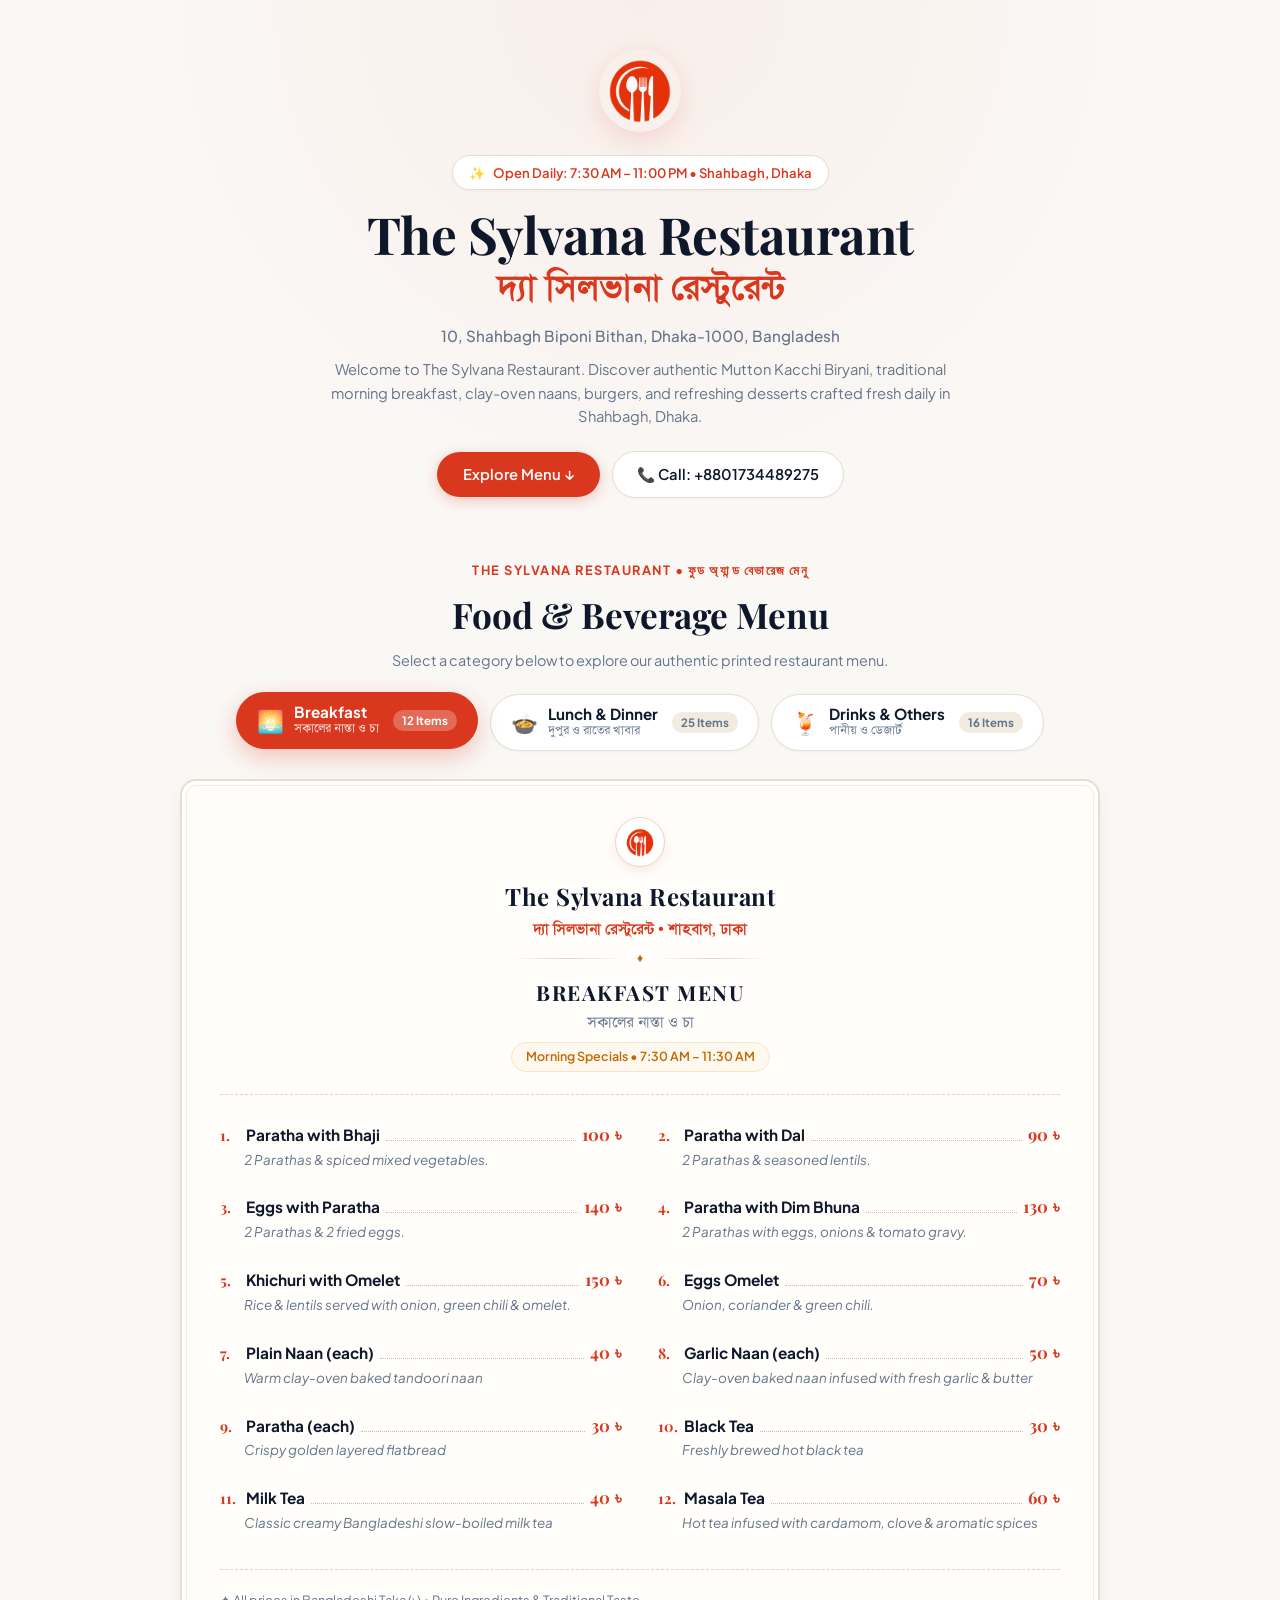
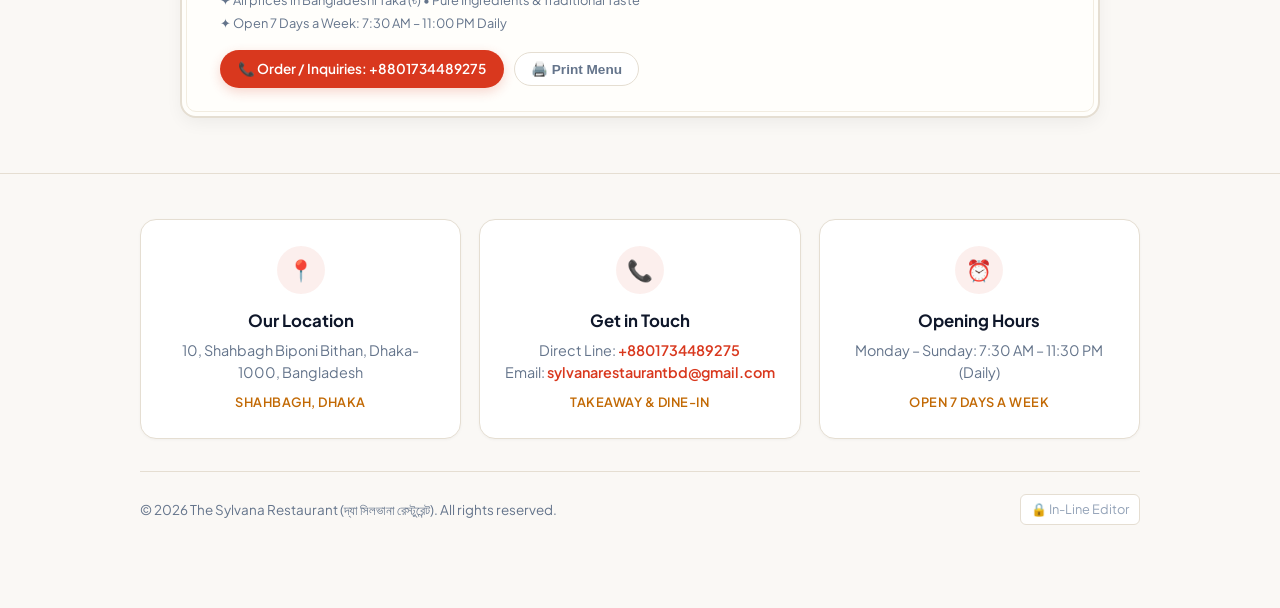
<file: index.html>
<!DOCTYPE html>
<html lang="en">
<head>
  <meta charset="UTF-8">
  <meta name="viewport" content="width=device-width, initial-scale=1.0">
  <title>The Sylvana Restaurant | Authentic Food Menu in Shahbagh, Dhaka</title>
  <meta name="description" content="Minimal, authentic printed food & beverage menu for The Sylvana Restaurant in Shahbagh, Dhaka. Open daily 7:30 AM to 11:00 PM.">
  <link rel="icon" type="image/svg+xml" href="favicon.svg">

  <!-- Minimal & Modern Stylesheet -->
  <link rel="stylesheet" href="css/modern.css?v=8">
</head>
<body>

  <!-- ========================================================
       SECTION 1: HERO & RESTAURANT EMBLEM
       ======================================================== -->
  <header class="hero-section">
    <div class="site-container">
      <div class="hero-logo-wrapper">
        <img src="assets/sylvana-logo.png" alt="The Sylvana Restaurant Emblem" class="hero-logo-img">
      </div>

      <div class="hero-badge">
        <span>✨</span>
        <span id="heroBadgeText">Open Daily: 7:30 AM – 11:00 PM • Shahbagh, Dhaka</span>
      </div>

      <h1 class="hero-title-en" id="heroBrandEn">The Sylvana Restaurant</h1>
      <h2 class="hero-title-bn" id="heroBrandBn">দ্যা সিলভানা রেস্টুরেন্ট</h2>
      <p class="hero-location-text" id="heroLocationText">10, Shahbagh Biponi Bithan, Dhaka-1000, Bangladesh</p>

      <p class="hero-desc" id="heroDesc">
        Welcome to The Sylvana Restaurant. Discover authentic Mutton Kacchi Biryani, traditional morning breakfast, clay-oven naans, burgers, and refreshing desserts crafted fresh daily in Shahbagh, Dhaka.
      </p>

      <div class="hero-actions">
        <a href="#menu" class="btn-primary">
          <span>Explore Menu ↓</span>
        </a>
        <a href="tel:+8801734489275" class="btn-secondary" id="heroCallBtn">
          <span>📞 Call: +8801734489275</span>
        </a>
      </div>
    </div>
  </header>

  <!-- ========================================================
       SECTION 2: MINIMAL PRINTABLE RESTAURANT MENU
       3 Highlighted Categories: Breakfast | Lunch & Dinner | Drinks & Others
       ======================================================== -->
  <main class="menu-section" id="menu">
    <div class="site-container">
      <div class="menu-header-bar">
        <p class="section-label">THE SYLVANA RESTAURANT • ফুড অ্যান্ড বেভারেজ মেনু</p>
        <h2 class="section-main-title" id="menuSectionTitle">Food & Beverage Menu</h2>
        <p class="section-subtitle" id="menuSectionSub">Select a category below to explore our authentic printed restaurant menu.</p>
      </div>

      <!-- 3 Highlighted Category Tabs -->
      <nav class="category-tabs-nav" aria-label="Menu Category Selection">
        <button type="button" class="category-tab-btn active" data-category="breakfast" id="tabBreakfast">
          <span class="tab-icon">🌅</span>
          <span class="tab-text">
            <span class="tab-title">Breakfast</span>
            <span class="tab-bn">সকালের নাস্তা ও চা</span>
          </span>
          <span class="tab-count">12 Items</span>
        </button>

        <button type="button" class="category-tab-btn" data-category="dinner" id="tabDinner">
          <span class="tab-icon">🍲</span>
          <span class="tab-text">
            <span class="tab-title">Lunch & Dinner</span>
            <span class="tab-bn">দুপুর ও রাতের খাবার</span>
          </span>
          <span class="tab-count">25 Items</span>
        </button>

        <button type="button" class="category-tab-btn" data-category="other" id="tabOther">
          <span class="tab-icon">🍹</span>
          <span class="tab-text">
            <span class="tab-title">Drinks & Others</span>
            <span class="tab-bn">পানীয় ও ডেজার্ট</span>
          </span>
          <span class="tab-count">16 Items</span>
        </button>
      </nav>

      <!-- Printable Restaurant Menu Leaf Board -->
      <div class="print-leaf-wrapper">
        <article class="print-leaf-card" id="printableMenuLeaf">
          <!-- Card Header styled like an authentic fine-dining printed menu -->
          <header class="print-leaf-header">
            <div class="print-leaf-emblem">
              <img src="assets/sylvana-logo.png" alt="Emblem" class="print-leaf-emblem-img">
            </div>
            <h3 class="print-leaf-restaurant-name">The Sylvana Restaurant</h3>
            <div class="print-leaf-restaurant-bn">দ্যা সিলভানা রেস্টুরেন্ট • শাহবাগ, ঢাকা</div>
            <div class="print-leaf-divider">
              <span class="divider-line"></span>
              <span class="divider-icon">♦</span>
              <span class="divider-line"></span>
            </div>
            <h4 class="print-leaf-cat-title" id="leafCatTitle">BREAKFAST MENU</h4>
            <div class="print-leaf-cat-bn" id="leafCatBn">সকালের নাস্তা ও স্পেশাল চা</div>
            <p class="print-leaf-timing" id="leafCatTiming">Morning Specials • 7:30 AM – 11:30 AM</p>
          </header>

          <!-- 2-Column Balanced Printable Dishes Grid -->
          <div class="print-leaf-items-grid" id="leafItemsGrid">
        <div class="menu-leaf-item" data-item-id="b1">
          <div class="item-header-row">
            <span class="item-num">1.</span>
            <span class="item-name" data-field="name">Paratha with Bhaji</span>
            <span class="item-dots" aria-hidden="true"></span>
            <span class="item-price" data-field="price">100 ৳</span>
            <button type="button" class="item-delete-btn" title="Delete this dish" onclick="window.SylvanaAdmin.deleteItem('b1')">✕</button>
          </div>
          <p class="item-desc" data-field="desc">2 Parathas & spiced mixed vegetables.</p>
        </div>
        <div class="menu-leaf-item" data-item-id="b2">
          <div class="item-header-row">
            <span class="item-num">2.</span>
            <span class="item-name" data-field="name">Paratha with Dal</span>
            <span class="item-dots" aria-hidden="true"></span>
            <span class="item-price" data-field="price">90 ৳</span>
            <button type="button" class="item-delete-btn" title="Delete this dish" onclick="window.SylvanaAdmin.deleteItem('b2')">✕</button>
          </div>
          <p class="item-desc" data-field="desc">2 Parathas & seasoned lentils.</p>
        </div>
        <div class="menu-leaf-item" data-item-id="b3">
          <div class="item-header-row">
            <span class="item-num">3.</span>
            <span class="item-name" data-field="name">Eggs with Paratha</span>
            <span class="item-dots" aria-hidden="true"></span>
            <span class="item-price" data-field="price">140 ৳</span>
            <button type="button" class="item-delete-btn" title="Delete this dish" onclick="window.SylvanaAdmin.deleteItem('b3')">✕</button>
          </div>
          <p class="item-desc" data-field="desc">2 Parathas & 2 fried eggs.</p>
        </div>
        <div class="menu-leaf-item" data-item-id="b4">
          <div class="item-header-row">
            <span class="item-num">4.</span>
            <span class="item-name" data-field="name">Paratha with Dim Bhuna</span>
            <span class="item-dots" aria-hidden="true"></span>
            <span class="item-price" data-field="price">130 ৳</span>
            <button type="button" class="item-delete-btn" title="Delete this dish" onclick="window.SylvanaAdmin.deleteItem('b4')">✕</button>
          </div>
          <p class="item-desc" data-field="desc">2 Parathas with eggs, onions & tomato gravy.</p>
        </div>
        <div class="menu-leaf-item" data-item-id="b5">
          <div class="item-header-row">
            <span class="item-num">5.</span>
            <span class="item-name" data-field="name">Khichuri with Omelet</span>
            <span class="item-dots" aria-hidden="true"></span>
            <span class="item-price" data-field="price">150 ৳</span>
            <button type="button" class="item-delete-btn" title="Delete this dish" onclick="window.SylvanaAdmin.deleteItem('b5')">✕</button>
          </div>
          <p class="item-desc" data-field="desc">Rice & lentils served with onion, green chili & omelet.</p>
        </div>
        <div class="menu-leaf-item" data-item-id="b6">
          <div class="item-header-row">
            <span class="item-num">6.</span>
            <span class="item-name" data-field="name">Eggs Omelet</span>
            <span class="item-dots" aria-hidden="true"></span>
            <span class="item-price" data-field="price">70 ৳</span>
            <button type="button" class="item-delete-btn" title="Delete this dish" onclick="window.SylvanaAdmin.deleteItem('b6')">✕</button>
          </div>
          <p class="item-desc" data-field="desc">Onion, coriander & green chili.</p>
        </div>
        <div class="menu-leaf-item" data-item-id="b7">
          <div class="item-header-row">
            <span class="item-num">7.</span>
            <span class="item-name" data-field="name">Plain Naan (each)</span>
            <span class="item-dots" aria-hidden="true"></span>
            <span class="item-price" data-field="price">40 ৳</span>
            <button type="button" class="item-delete-btn" title="Delete this dish" onclick="window.SylvanaAdmin.deleteItem('b7')">✕</button>
          </div>
          <p class="item-desc" data-field="desc">Warm clay-oven baked tandoori naan</p>
        </div>
        <div class="menu-leaf-item" data-item-id="b8">
          <div class="item-header-row">
            <span class="item-num">8.</span>
            <span class="item-name" data-field="name">Garlic Naan (each)</span>
            <span class="item-dots" aria-hidden="true"></span>
            <span class="item-price" data-field="price">50 ৳</span>
            <button type="button" class="item-delete-btn" title="Delete this dish" onclick="window.SylvanaAdmin.deleteItem('b8')">✕</button>
          </div>
          <p class="item-desc" data-field="desc">Clay-oven baked naan infused with fresh garlic & butter</p>
        </div>
        <div class="menu-leaf-item" data-item-id="b9">
          <div class="item-header-row">
            <span class="item-num">9.</span>
            <span class="item-name" data-field="name">Paratha (each)</span>
            <span class="item-dots" aria-hidden="true"></span>
            <span class="item-price" data-field="price">30 ৳</span>
            <button type="button" class="item-delete-btn" title="Delete this dish" onclick="window.SylvanaAdmin.deleteItem('b9')">✕</button>
          </div>
          <p class="item-desc" data-field="desc">Crispy golden layered flatbread</p>
        </div>
        <div class="menu-leaf-item" data-item-id="b10">
          <div class="item-header-row">
            <span class="item-num">10.</span>
            <span class="item-name" data-field="name">Black Tea</span>
            <span class="item-dots" aria-hidden="true"></span>
            <span class="item-price" data-field="price">30 ৳</span>
            <button type="button" class="item-delete-btn" title="Delete this dish" onclick="window.SylvanaAdmin.deleteItem('b10')">✕</button>
          </div>
          <p class="item-desc" data-field="desc">Freshly brewed hot black tea</p>
        </div>
        <div class="menu-leaf-item" data-item-id="b11">
          <div class="item-header-row">
            <span class="item-num">11.</span>
            <span class="item-name" data-field="name">Milk Tea</span>
            <span class="item-dots" aria-hidden="true"></span>
            <span class="item-price" data-field="price">40 ৳</span>
            <button type="button" class="item-delete-btn" title="Delete this dish" onclick="window.SylvanaAdmin.deleteItem('b11')">✕</button>
          </div>
          <p class="item-desc" data-field="desc">Classic creamy Bangladeshi slow-boiled milk tea</p>
        </div>
        <div class="menu-leaf-item" data-item-id="b12">
          <div class="item-header-row">
            <span class="item-num">12.</span>
            <span class="item-name" data-field="name">Masala Tea</span>
            <span class="item-dots" aria-hidden="true"></span>
            <span class="item-price" data-field="price">60 ৳</span>
            <button type="button" class="item-delete-btn" title="Delete this dish" onclick="window.SylvanaAdmin.deleteItem('b12')">✕</button>
          </div>
          <p class="item-desc" data-field="desc">Hot tea infused with cardamom, clove & aromatic spices</p>
        </div>
        <div class="admin-add-dish-wrapper">
          <button type="button" class="btn-add-dish" onclick="window.SylvanaAdmin.addItem()">
            <span>➕ Add New Dish to Breakfast</span>
          </button>
        </div>
          </div>

          <!-- Printable Leaf Footer -->
          <footer class="print-leaf-footer">
            <div class="print-leaf-footer-notes">
              <span>✦ All prices in Bangladeshi Taka (৳) • Pure Ingredients & Traditional Taste</span>
              <span>✦ Open 7 Days a Week: 7:30 AM – 11:00 PM Daily</span>
            </div>
            <div class="print-leaf-footer-actions">
              <a href="tel:+8801734489275" class="btn-leaf-order">
                <span>📞 Order / Inquiries: +8801734489275</span>
              </a>
              <button type="button" class="btn-leaf-print" onclick="window.print()">
                <span>🖨️ Print Menu</span>
              </button>
            </div>
          </footer>
        </article>
      </div>
    </div>
  </main>

  <!-- ========================================================
       SECTION 3: CONTACT & DETAILS
       ======================================================== -->
  <section class="contact-section">
    <div class="site-container">
      <div class="contact-cards-grid">
        <!-- Card 1: Location -->
        <div class="contact-card">
          <div class="contact-icon-bubble">📍</div>
          <h3 class="contact-card-title">Our Location</h3>
          <p class="contact-card-text" id="contactAddress">
            10, Shahbagh Biponi Bithan, Dhaka-1000, Bangladesh
          </p>
          <div class="contact-card-highlight">Shahbagh, Dhaka</div>
        </div>

        <!-- Card 2: Contact -->
        <div class="contact-card">
          <div class="contact-icon-bubble">📞</div>
          <h3 class="contact-card-title">Get in Touch</h3>
          <p class="contact-card-text">
            Direct Line: <a href="tel:+8801734489275" id="contactPhone">+8801734489275</a>
          </p>
          <p class="contact-card-text">
            Email: <a href="mailto:sylvanarestaurantbd@gmail.com" id="contactEmail">sylvanarestaurantbd@gmail.com</a>
          </p>
          <div class="contact-card-highlight">Takeaway & Dine-in</div>
        </div>

        <!-- Card 3: Hours -->
        <div class="contact-card">
          <div class="contact-icon-bubble">⏰</div>
          <h3 class="contact-card-title">Opening Hours</h3>
          <p class="contact-card-text" id="contactHours">
            Monday – Sunday: 7:30 AM – 11:00 PM (Daily)
          </p>
          <div class="contact-card-highlight">Open 7 Days a Week</div>
        </div>
      </div>

      <!-- Clean Footer -->
      <footer class="site-footer">
        <span>&copy; 2026 The Sylvana Restaurant (দ্যা সিলভানা রেস্টুরেন্ট). All rights reserved.</span>
        <a href="/admin" class="admin-lock-btn" id="adminLockBtn" title="In-Line Content Editor">
          🔒 In-Line Editor
        </a>
      </footer>
    </div>
  </section>

  <!-- ========================================================
       FLOATING IN-LINE ADMIN TOOLBAR (Active on /admin)
       ======================================================== -->
  <aside class="admin-floating-bar" id="adminFloatingBar" aria-label="In-Line Admin Controls">
    <div class="admin-status-indicator">
      <span class="status-dot"></span>
      <span>In-Line Edit Mode</span>
    </div>
    <button class="btn-admin-save" id="btnSaveInLine" type="button">
      💾 Save Changes
    </button>
    <button class="btn-admin-exit" id="btnExitInLine" type="button">
      ✕ Exit
    </button>
  </aside>

  <!-- ========================================================
       ADMIN LOGIN AUTH MODAL
       ======================================================== -->
  <div class="modal-backdrop" id="adminLoginModal" role="dialog" aria-modal="true" aria-labelledby="loginTitle">
    <div class="modal-card">
      <h3 class="modal-title" id="loginTitle">Admin Authentication</h3>
      <p class="modal-desc">Log in to edit restaurant headlines, prices, and menu items directly on the page.</p>

      <form id="adminLoginForm">
        <div class="form-group">
          <label class="form-label" for="adminUser">Username</label>
          <input type="text" id="adminUser" class="form-input" value="admin" required autocomplete="username">
        </div>
        <div class="form-group">
          <label class="form-label" for="adminPass">Password</label>
          <input type="password" id="adminPass" class="form-input" placeholder="Default: admin123" required autocomplete="current-password">
        </div>

        <div class="modal-actions">
          <button type="button" class="btn-cancel" id="btnModalCancel">Cancel</button>
          <button type="submit" class="btn-submit">Unlock Editor</button>
        </div>
      </form>
    </div>
  </div>

  <!-- Dynamic Controller -->
  <script src="js/modern.js?v=8"></script>
</body>
</html>
</file>
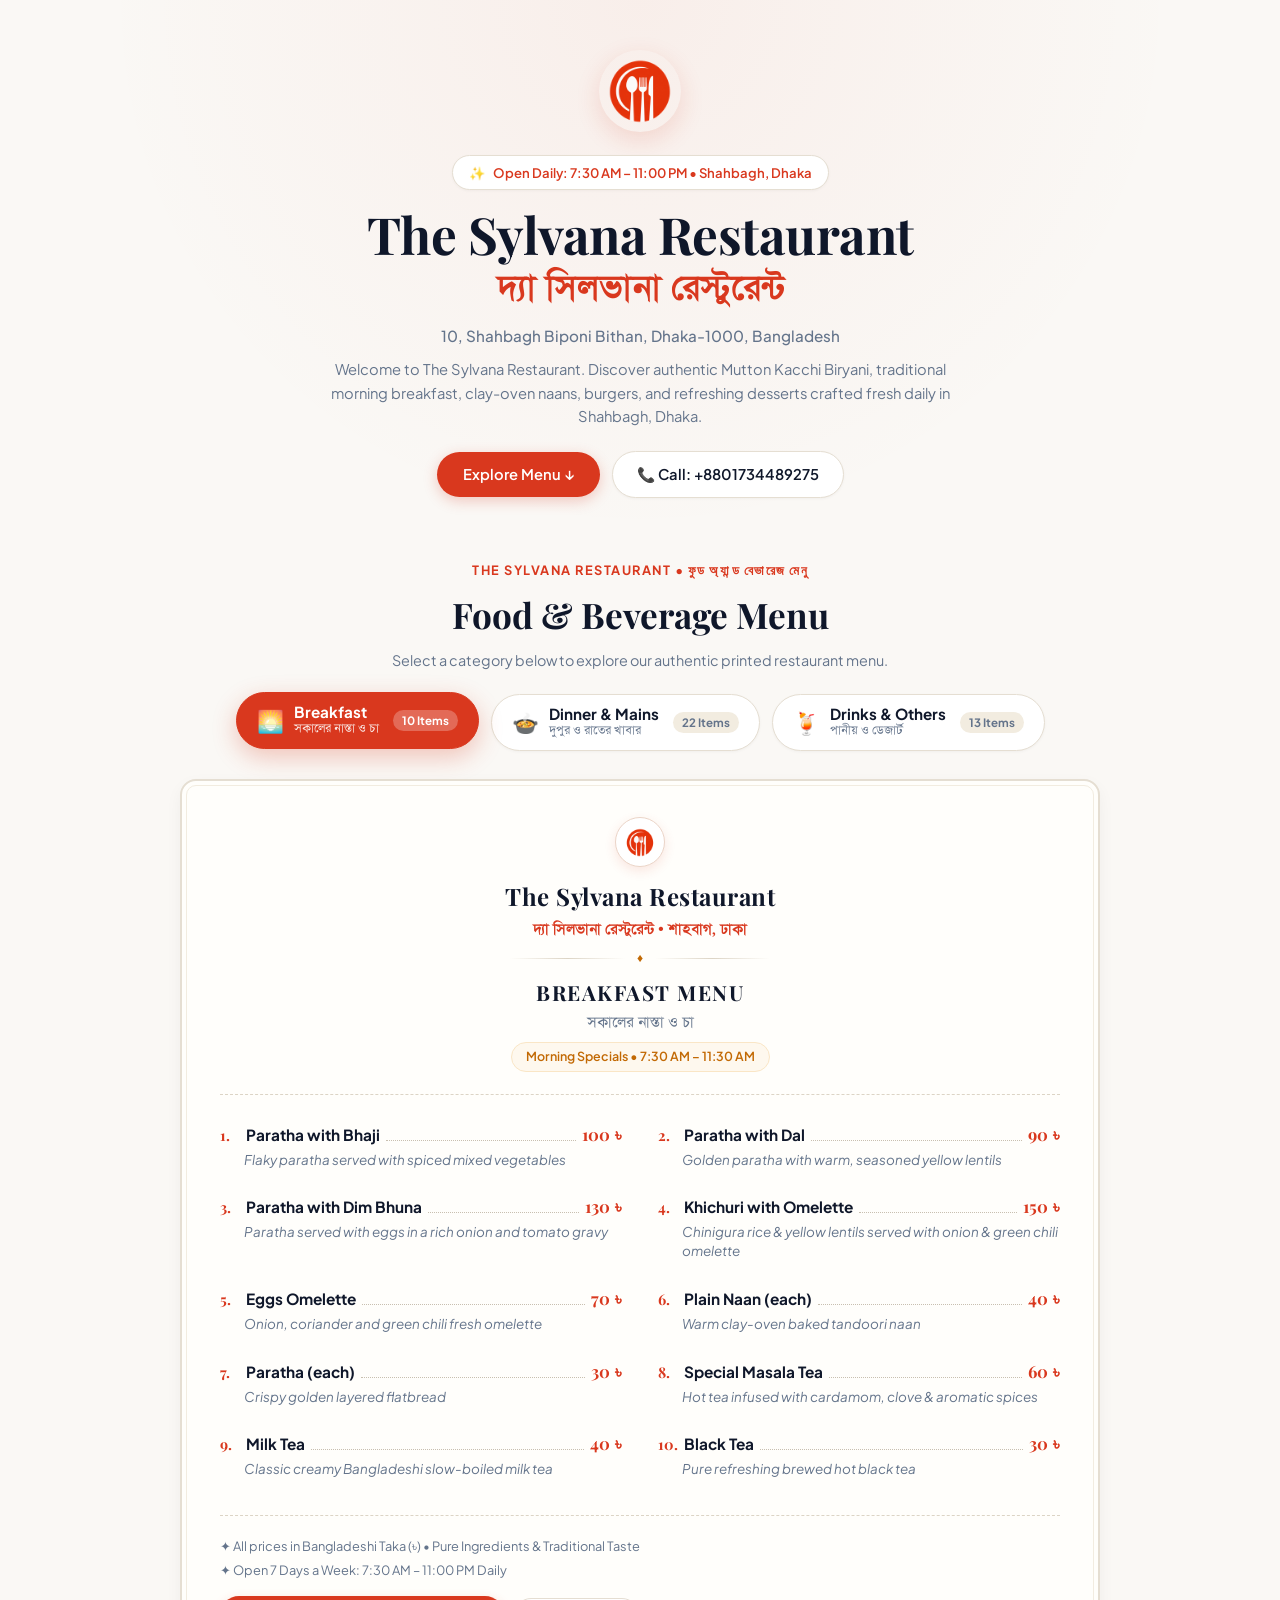
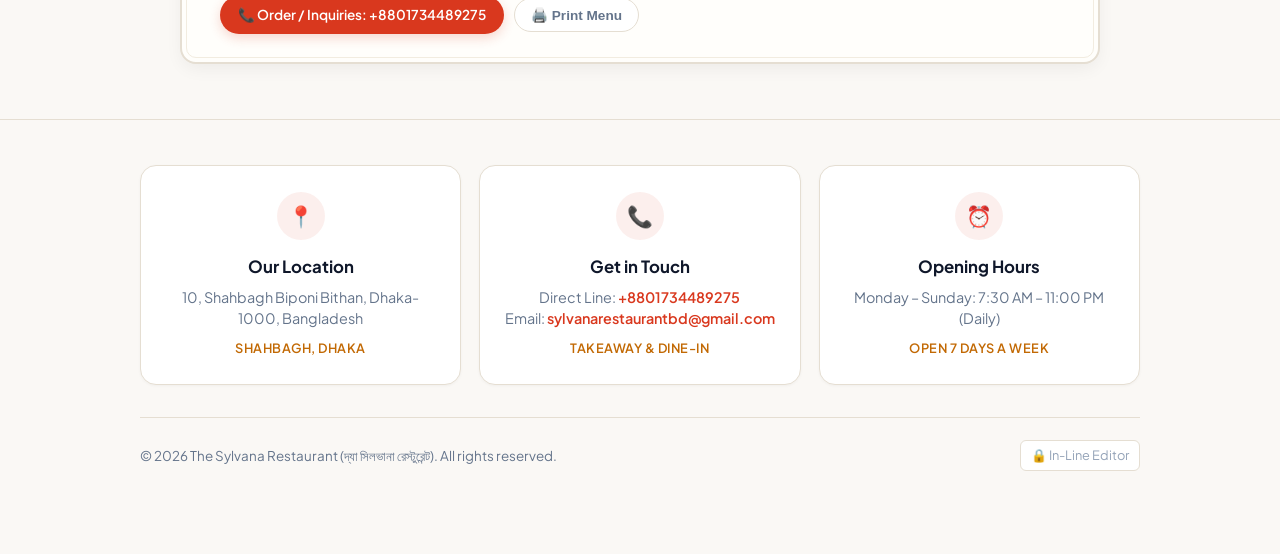
<file: public/index.html>
<!DOCTYPE html>
<html lang="en">
<head>
  <meta charset="UTF-8">
  <meta name="viewport" content="width=device-width, initial-scale=1.0">
  <title>The Sylvana Restaurant | Authentic Food Menu in Shahbagh, Dhaka</title>
  <meta name="description" content="Minimal, authentic printed food & beverage menu for The Sylvana Restaurant in Shahbagh, Dhaka. Open daily 7:30 AM to 11:00 PM.">
  <link rel="icon" type="image/svg+xml" href="favicon.svg">

  <!-- Minimal & Modern Stylesheet -->
  <link rel="stylesheet" href="css/modern.css?v=5">
</head>
<body>

  <!-- ========================================================
       SECTION 1: HERO & RESTAURANT EMBLEM
       ======================================================== -->
  <header class="hero-section">
    <div class="site-container">
      <div class="hero-logo-wrapper">
        <img src="assets/sylvana-logo.png" alt="The Sylvana Restaurant Emblem" class="hero-logo-img">
      </div>

      <div class="hero-badge">
        <span>✨</span>
        <span id="heroBadgeText">Open Daily: 7:30 AM – 11:00 PM • Shahbagh, Dhaka</span>
      </div>

      <h1 class="hero-title-en" id="heroBrandEn">The Sylvana Restaurant</h1>
      <h2 class="hero-title-bn" id="heroBrandBn">দ্যা সিলভানা রেস্টুরেন্ট</h2>
      <p class="hero-location-text" id="heroLocationText">10, Shahbagh Biponi Bithan, Dhaka-1000, Bangladesh</p>

      <p class="hero-desc" id="heroDesc">
        Welcome to The Sylvana Restaurant. Discover authentic Mutton Kacchi Biryani, traditional morning breakfast, clay-oven naans, burgers, and refreshing desserts crafted fresh daily in Shahbagh, Dhaka.
      </p>

      <div class="hero-actions">
        <a href="#menu" class="btn-primary">
          <span>Explore Menu ↓</span>
        </a>
        <a href="tel:+8801734489275" class="btn-secondary" id="heroCallBtn">
          <span>📞 Call: +8801734489275</span>
        </a>
      </div>
    </div>
  </header>

  <!-- ========================================================
       SECTION 2: MINIMAL PRINTABLE RESTAURANT MENU
       3 Highlighted Categories: Breakfast | Dinner & Mains | Drinks & Others
       ======================================================== -->
  <main class="menu-section" id="menu">
    <div class="site-container">
      <div class="menu-header-bar">
        <p class="section-label">THE SYLVANA RESTAURANT • ফুড অ্যান্ড বেভারেজ মেনু</p>
        <h2 class="section-main-title" id="menuSectionTitle">Food & Beverage Menu</h2>
        <p class="section-subtitle" id="menuSectionSub">Select a category below to explore our authentic printed restaurant menu.</p>
      </div>

      <!-- 3 Highlighted Category Tabs -->
      <nav class="category-tabs-nav" aria-label="Menu Category Selection">
        <button type="button" class="category-tab-btn active" data-category="breakfast" id="tabBreakfast">
          <span class="tab-icon">🌅</span>
          <span class="tab-text">
            <span class="tab-title">Breakfast</span>
            <span class="tab-bn">সকালের নাস্তা ও চা</span>
          </span>
          <span class="tab-count">10 Items</span>
        </button>

        <button type="button" class="category-tab-btn" data-category="dinner" id="tabDinner">
          <span class="tab-icon">🍲</span>
          <span class="tab-text">
            <span class="tab-title">Dinner & Mains</span>
            <span class="tab-bn">দুপুর ও রাতের খাবার</span>
          </span>
          <span class="tab-count">22 Items</span>
        </button>

        <button type="button" class="category-tab-btn" data-category="other" id="tabOther">
          <span class="tab-icon">🍹</span>
          <span class="tab-text">
            <span class="tab-title">Drinks & Others</span>
            <span class="tab-bn">পানীয় ও ডেজার্ট</span>
          </span>
          <span class="tab-count">13 Items</span>
        </button>
      </nav>

      <!-- Printable Restaurant Menu Leaf Board -->
      <div class="print-leaf-wrapper">
        <article class="print-leaf-card" id="printableMenuLeaf">
          <!-- Card Header styled like an authentic fine-dining printed menu -->
          <header class="print-leaf-header">
            <div class="print-leaf-emblem">
              <img src="assets/sylvana-logo.png" alt="Emblem" class="print-leaf-emblem-img">
            </div>
            <h3 class="print-leaf-restaurant-name">The Sylvana Restaurant</h3>
            <div class="print-leaf-restaurant-bn">দ্যা সিলভানা রেস্টুরেন্ট • শাহবাগ, ঢাকা</div>
            <div class="print-leaf-divider">
              <span class="divider-line"></span>
              <span class="divider-icon">♦</span>
              <span class="divider-line"></span>
            </div>
            <h4 class="print-leaf-cat-title" id="leafCatTitle">BREAKFAST MENU</h4>
            <div class="print-leaf-cat-bn" id="leafCatBn">সকালের নাস্তা ও স্পেশাল চা</div>
            <p class="print-leaf-timing" id="leafCatTiming">Morning Specials • 7:30 AM – 11:30 AM</p>
          </header>

          <!-- 2-Column Balanced Printable Dishes Grid -->
          <div class="print-leaf-items-grid" id="leafItemsGrid">
        <div class="menu-leaf-item" data-item-id="b1">
          <div class="item-header-row">
            <span class="item-num">1.</span>
            <span class="item-name" data-field="name">Paratha with Bhaji</span>
            <span class="item-dots" aria-hidden="true"></span>
            <span class="item-price" data-field="price">100 ৳</span>
          </div>
          <p class="item-desc" data-field="desc">Flaky paratha served with spiced mixed vegetables</p>
        </div>
        <div class="menu-leaf-item" data-item-id="b2">
          <div class="item-header-row">
            <span class="item-num">2.</span>
            <span class="item-name" data-field="name">Paratha with Dal</span>
            <span class="item-dots" aria-hidden="true"></span>
            <span class="item-price" data-field="price">90 ৳</span>
          </div>
          <p class="item-desc" data-field="desc">Golden paratha with warm, seasoned yellow lentils</p>
        </div>
        <div class="menu-leaf-item" data-item-id="b3">
          <div class="item-header-row">
            <span class="item-num">3.</span>
            <span class="item-name" data-field="name">Paratha with Dim Bhuna</span>
            <span class="item-dots" aria-hidden="true"></span>
            <span class="item-price" data-field="price">130 ৳</span>
          </div>
          <p class="item-desc" data-field="desc">Paratha served with eggs in a rich onion and tomato gravy</p>
        </div>
        <div class="menu-leaf-item" data-item-id="b4">
          <div class="item-header-row">
            <span class="item-num">4.</span>
            <span class="item-name" data-field="name">Khichuri with Omelette</span>
            <span class="item-dots" aria-hidden="true"></span>
            <span class="item-price" data-field="price">150 ৳</span>
          </div>
          <p class="item-desc" data-field="desc">Chinigura rice & yellow lentils served with onion & green chili omelette</p>
        </div>
        <div class="menu-leaf-item" data-item-id="b5">
          <div class="item-header-row">
            <span class="item-num">5.</span>
            <span class="item-name" data-field="name">Eggs Omelette</span>
            <span class="item-dots" aria-hidden="true"></span>
            <span class="item-price" data-field="price">70 ৳</span>
          </div>
          <p class="item-desc" data-field="desc">Onion, coriander and green chili fresh omelette</p>
        </div>
        <div class="menu-leaf-item" data-item-id="b6">
          <div class="item-header-row">
            <span class="item-num">6.</span>
            <span class="item-name" data-field="name">Plain Naan (each)</span>
            <span class="item-dots" aria-hidden="true"></span>
            <span class="item-price" data-field="price">40 ৳</span>
          </div>
          <p class="item-desc" data-field="desc">Warm clay-oven baked tandoori naan</p>
        </div>
        <div class="menu-leaf-item" data-item-id="b7">
          <div class="item-header-row">
            <span class="item-num">7.</span>
            <span class="item-name" data-field="name">Paratha (each)</span>
            <span class="item-dots" aria-hidden="true"></span>
            <span class="item-price" data-field="price">30 ৳</span>
          </div>
          <p class="item-desc" data-field="desc">Crispy golden layered flatbread</p>
        </div>
        <div class="menu-leaf-item" data-item-id="b8">
          <div class="item-header-row">
            <span class="item-num">8.</span>
            <span class="item-name" data-field="name">Special Masala Tea</span>
            <span class="item-dots" aria-hidden="true"></span>
            <span class="item-price" data-field="price">60 ৳</span>
          </div>
          <p class="item-desc" data-field="desc">Hot tea infused with cardamom, clove & aromatic spices</p>
        </div>
        <div class="menu-leaf-item" data-item-id="b9">
          <div class="item-header-row">
            <span class="item-num">9.</span>
            <span class="item-name" data-field="name">Milk Tea</span>
            <span class="item-dots" aria-hidden="true"></span>
            <span class="item-price" data-field="price">40 ৳</span>
          </div>
          <p class="item-desc" data-field="desc">Classic creamy Bangladeshi slow-boiled milk tea</p>
        </div>
        <div class="menu-leaf-item" data-item-id="b10">
          <div class="item-header-row">
            <span class="item-num">10.</span>
            <span class="item-name" data-field="name">Black Tea</span>
            <span class="item-dots" aria-hidden="true"></span>
            <span class="item-price" data-field="price">30 ৳</span>
          </div>
          <p class="item-desc" data-field="desc">Pure refreshing brewed hot black tea</p>
        </div>
          </div>

          <!-- Printable Leaf Footer -->
          <footer class="print-leaf-footer">
            <div class="print-leaf-footer-notes">
              <span>✦ All prices in Bangladeshi Taka (৳) • Pure Ingredients & Traditional Taste</span>
              <span>✦ Open 7 Days a Week: 7:30 AM – 11:00 PM Daily</span>
            </div>
            <div class="print-leaf-footer-actions">
              <a href="tel:+8801734489275" class="btn-leaf-order">
                <span>📞 Order / Inquiries: +8801734489275</span>
              </a>
              <button type="button" class="btn-leaf-print" onclick="window.print()">
                <span>🖨️ Print Menu</span>
              </button>
            </div>
          </footer>
        </article>
      </div>
    </div>
  </main>

  <!-- ========================================================
       SECTION 3: CONTACT & DETAILS
       ======================================================== -->
  <section class="contact-section">
    <div class="site-container">
      <div class="contact-cards-grid">
        <!-- Card 1: Location -->
        <div class="contact-card">
          <div class="contact-icon-bubble">📍</div>
          <h3 class="contact-card-title">Our Location</h3>
          <p class="contact-card-text" id="contactAddress">
            10, Shahbagh Biponi Bithan, Dhaka-1000, Bangladesh
          </p>
          <div class="contact-card-highlight">Shahbagh, Dhaka</div>
        </div>

        <!-- Card 2: Contact -->
        <div class="contact-card">
          <div class="contact-icon-bubble">📞</div>
          <h3 class="contact-card-title">Get in Touch</h3>
          <p class="contact-card-text">
            Direct Line: <a href="tel:+8801734489275" id="contactPhone">+8801734489275</a>
          </p>
          <p class="contact-card-text">
            Email: <a href="mailto:sylvanarestaurantbd@gmail.com" id="contactEmail">sylvanarestaurantbd@gmail.com</a>
          </p>
          <div class="contact-card-highlight">Takeaway & Dine-in</div>
        </div>

        <!-- Card 3: Hours -->
        <div class="contact-card">
          <div class="contact-icon-bubble">⏰</div>
          <h3 class="contact-card-title">Opening Hours</h3>
          <p class="contact-card-text" id="contactHours">
            Monday – Sunday: 7:30 AM – 11:00 PM (Daily)
          </p>
          <div class="contact-card-highlight">Open 7 Days a Week</div>
        </div>
      </div>

      <!-- Clean Footer -->
      <footer class="site-footer">
        <span>&copy; 2026 The Sylvana Restaurant (দ্যা সিলভানা রেস্টুরেন্ট). All rights reserved.</span>
        <a href="/admin" class="admin-lock-btn" id="adminLockBtn" title="In-Line Content Editor">
          🔒 In-Line Editor
        </a>
      </footer>
    </div>
  </section>

  <!-- ========================================================
       FLOATING IN-LINE ADMIN TOOLBAR (Active on /admin)
       ======================================================== -->
  <aside class="admin-floating-bar" id="adminFloatingBar" aria-label="In-Line Admin Controls">
    <div class="admin-status-indicator">
      <span class="status-dot"></span>
      <span>In-Line Edit Mode</span>
    </div>
    <button class="btn-admin-save" id="btnSaveInLine" type="button">
      💾 Save Changes
    </button>
    <button class="btn-admin-exit" id="btnExitInLine" type="button">
      ✕ Exit
    </button>
  </aside>

  <!-- ========================================================
       ADMIN LOGIN AUTH MODAL
       ======================================================== -->
  <div class="modal-backdrop" id="adminLoginModal" role="dialog" aria-modal="true" aria-labelledby="loginTitle">
    <div class="modal-card">
      <h3 class="modal-title" id="loginTitle">Admin Authentication</h3>
      <p class="modal-desc">Log in to edit restaurant headlines, prices, and menu items directly on the page.</p>

      <form id="adminLoginForm">
        <div class="form-group">
          <label class="form-label" for="adminUser">Username</label>
          <input type="text" id="adminUser" class="form-input" value="admin" required autocomplete="username">
        </div>
        <div class="form-group">
          <label class="form-label" for="adminPass">Password</label>
          <input type="password" id="adminPass" class="form-input" placeholder="Default: admin123" required autocomplete="current-password">
        </div>

        <div class="modal-actions">
          <button type="button" class="btn-cancel" id="btnModalCancel">Cancel</button>
          <button type="submit" class="btn-submit">Unlock Editor</button>
        </div>
      </form>
    </div>
  </div>

  <!-- Dynamic Controller -->
  <script src="js/modern.js?v=5"></script>
</body>
</html>
</file>
<file: css/modern.css>
/* ========================================================
   THE SYLVANA RESTAURANT - MODERN, MINIMAL, LIGHT WEBSITE
   Printable Food & Beverage Menu Leaf (Breakfast | Dinner | Others)
   ======================================================== */

@import url('https://fonts.googleapis.com/css2?family=Playfair+Display:ital,wght@0,500;0,600;0,700;1,400&family=Plus+Jakarta+Sans:wght@300;400;500;600;700&display=swap');
@import url('https://banglawebfonts.pages.dev/css/bornomala.min.css');

@font-face {
  font-family: 'Bornomala';
  src: url('/fonts/bornomala/bornomala-regular.woff2') format('woff2');
  font-weight: 400;
  font-style: normal;
  font-display: swap;
}

@font-face {
  font-family: 'Bornomala';
  src: url('/fonts/bornomala/bornomala-bold.woff2') format('woff2');
  font-weight: 700;
  font-style: normal;
  font-display: swap;
}

:root {
  --bg-main: #faf8f5;
  --bg-card: #ffffff;
  --bg-leaf: #fffefb;
  --border-light: #e5ded2;
  --border-subtle: #f2ece0;
  
  --text-main: #0f172a;
  --text-muted: #64748b;
  --text-dim: #94a3b8;
  
  --primary-red: #d9381e;
  --primary-red-hover: #b91c1c;
  --primary-soft-red: rgba(217, 56, 30, 0.08);
  
  --amber-gold: #c26904;
  --amber-light: #fef8ee;
  
  --font-serif: 'Playfair Display', Georgia, serif;
  --font-sans: 'Plus Jakarta Sans', -apple-system, BlinkMacSystemFont, 'Segoe UI', sans-serif;
  --font-bengali: 'Bornomala', 'Hind Siliguri', sans-serif;
  
  --shadow-sm: 0 1px 3px rgba(0, 0, 0, 0.04);
  --shadow-md: 0 6px 18px -2px rgba(0, 0, 0, 0.06);
  --shadow-lg: 0 16px 36px -4px rgba(0, 0, 0, 0.08);
  --radius-lg: 16px;
  --radius-md: 10px;
}

* {
  box-sizing: border-box;
  margin: 0;
  padding: 0;
}

html {
  scroll-behavior: smooth;
  overflow-x: hidden;
  max-width: 100%;
}

body {
  background-color: var(--bg-main);
  color: var(--text-main);
  font-family: var(--font-sans);
  line-height: 1.6;
  -webkit-font-smoothing: antialiased;
  min-height: 100vh;
  overflow-x: hidden;
  max-width: 100%;
}

.site-container {
  max-width: 1040px;
  margin: 0 auto;
  padding: 0 20px;
}

/* ========================================================
   SECTION 1: HERO & EMBLEM
   ======================================================== */
.hero-section {
  text-align: center;
  padding: 50px 0 32px;
  background: radial-gradient(circle at 50% 0%, rgba(217, 56, 30, 0.05) 0%, transparent 65%);
}

.hero-logo-wrapper {
  margin-bottom: 16px;
}

.hero-logo-img {
  width: 82px;
  height: 82px;
  object-fit: contain;
  border-radius: 50%;
  box-shadow: 0 8px 24px rgba(217, 56, 30, 0.15);
  transition: transform 0.3s ease;
}

.hero-logo-img:hover {
  transform: scale(1.05);
}

.hero-badge {
  display: inline-flex;
  align-items: center;
  gap: 8px;
  background: var(--bg-card);
  border: 1px solid var(--border-light);
  padding: 6px 16px;
  border-radius: 30px;
  font-size: 0.82rem;
  font-weight: 600;
  color: var(--primary-red);
  margin-bottom: 14px;
  box-shadow: var(--shadow-sm);
  max-width: 100%;
}

.hero-title-en {
  font-family: var(--font-serif);
  font-size: clamp(1.8rem, 6vw, 3.2rem);
  font-weight: 700;
  color: var(--text-main);
  line-height: 1.18;
  margin-bottom: 4px;
  letter-spacing: -0.5px;
  word-break: break-word;
}

.hero-title-bn {
  font-family: var(--font-bengali);
  font-size: clamp(1.35rem, 5vw, 2.2rem);
  font-weight: 700;
  color: var(--primary-red);
  line-height: 1.3;
  margin-bottom: 10px;
  word-break: break-word;
}

.hero-location-text {
  font-size: 0.95rem;
  font-weight: 500;
  color: var(--text-muted);
  max-width: 640px;
  margin: 0 auto 10px;
}

.hero-desc {
  font-size: 0.92rem;
  color: var(--text-muted);
  max-width: 660px;
  margin: 0 auto 22px;
  line-height: 1.6;
}

.hero-actions {
  display: flex;
  justify-content: center;
  align-items: center;
  gap: 12px;
  flex-wrap: wrap;
}

.btn-primary {
  background: var(--primary-red);
  color: #fff;
  padding: 11px 26px;
  border-radius: 30px;
  font-weight: 600;
  font-size: 0.92rem;
  text-decoration: none;
  box-shadow: 0 4px 14px rgba(217, 56, 30, 0.25);
  transition: all 0.2s ease;
  display: inline-flex;
  align-items: center;
  gap: 8px;
}

.btn-primary:hover {
  background: var(--primary-red-hover);
  transform: translateY(-1px);
  box-shadow: 0 6px 20px rgba(217, 56, 30, 0.35);
}

.btn-secondary {
  background: #fff;
  color: var(--text-main);
  padding: 11px 24px;
  border-radius: 30px;
  font-weight: 600;
  font-size: 0.92rem;
  text-decoration: none;
  border: 1px solid var(--border-light);
  box-shadow: var(--shadow-sm);
  transition: all 0.2s ease;
  display: inline-flex;
  align-items: center;
  gap: 8px;
}

.btn-secondary:hover {
  border-color: var(--primary-red);
  color: var(--primary-red);
  transform: translateY(-1px);
}

/* ========================================================
   SECTION 2: MINIMAL PRINTABLE RESTAURANT MENU
   3 Highlighted Categories: Breakfast, Dinner & Mains, Drinks & Others
   ======================================================== */
.menu-section {
  padding: 30px 0 55px;
}

.menu-header-bar {
  text-align: center;
  margin-bottom: 22px;
}

.section-label {
  font-size: clamp(0.72rem, 2.5vw, 0.8rem);
  font-weight: 700;
  text-transform: uppercase;
  letter-spacing: 1.5px;
  color: var(--primary-red);
  margin-bottom: 6px;
  word-break: break-word;
}

.section-main-title {
  font-family: var(--font-serif);
  font-size: clamp(1.5rem, 5vw, 2.2rem);
  font-weight: 700;
  color: var(--text-main);
  margin-bottom: 6px;
  word-break: break-word;
}

.section-subtitle {
  font-size: 0.9rem;
  color: var(--text-muted);
}

/* 3 Highlighted Category Tabs */
.category-tabs-nav {
  display: flex;
  justify-content: center;
  align-items: center;
  gap: 12px;
  margin: 0 auto 28px;
  flex-wrap: wrap;
  max-width: 880px;
}

.category-tab-btn {
  display: inline-flex;
  align-items: center;
  gap: 10px;
  background: #ffffff;
  border: 1.5px solid var(--border-light);
  border-radius: 40px;
  padding: 10px 20px;
  cursor: pointer;
  transition: all 0.25s cubic-bezier(0.16, 1, 0.3, 1);
  box-shadow: var(--shadow-sm);
  font-family: var(--font-sans);
  text-align: left;
}

.category-tab-btn:hover {
  transform: translateY(-2px);
  border-color: var(--primary-red);
  box-shadow: 0 6px 18px rgba(217, 56, 30, 0.12);
}

.category-tab-btn.active {
  background: var(--primary-red);
  border-color: var(--primary-red);
  color: #fff;
  box-shadow: 0 8px 24px rgba(217, 56, 30, 0.28);
  transform: translateY(-2px);
}

.tab-icon {
  font-size: 1.35rem;
  line-height: 1;
}

.tab-text {
  display: flex;
  flex-direction: column;
}

.tab-title {
  font-size: 0.95rem;
  font-weight: 700;
  line-height: 1.2;
  color: var(--text-main);
}

.category-tab-btn.active .tab-title {
  color: #fff;
}

.tab-bn {
  font-size: 0.76rem;
  color: var(--text-muted);
  font-family: var(--font-bengali);
}

.category-tab-btn.active .tab-bn {
  color: rgba(255, 255, 255, 0.9);
}

.tab-count {
  font-size: 0.72rem;
  font-weight: 700;
  padding: 3px 9px;
  border-radius: 20px;
  background: var(--border-subtle);
  color: var(--text-muted);
  margin-left: 4px;
}

.category-tab-btn.active .tab-count {
  background: rgba(255, 255, 255, 0.25);
  color: #fff;
}

/* Authentic Printable Restaurant Menu Leaf Board */
.print-leaf-wrapper {
  max-width: 920px;
  margin: 0 auto;
}

.print-leaf-card {
  background: var(--bg-leaf);
  border: 2px solid var(--border-light);
  outline: 1px solid var(--border-subtle);
  outline-offset: -7px;
  border-radius: var(--radius-lg);
  padding: 36px 38px 28px;
  box-shadow: var(--shadow-md);
  position: relative;
  transition: opacity 0.2s ease, transform 0.2s ease;
}

.print-leaf-card.fade-out {
  opacity: 0;
  transform: translateY(4px);
}

.print-leaf-header {
  text-align: center;
  padding-bottom: 22px;
  margin-bottom: 26px;
  border-bottom: 1px dashed #dcd4c5;
  position: relative;
}

.print-leaf-emblem {
  width: 50px;
  height: 50px;
  margin: 0 auto 10px;
  background: #fff;
  border-radius: 50%;
  padding: 6px;
  border: 1px solid #ebd5c8;
  box-shadow: 0 4px 12px rgba(217, 56, 30, 0.12);
}

.print-leaf-emblem-img {
  width: 100%;
  height: 100%;
  object-fit: contain;
}

.print-leaf-restaurant-name {
  font-family: var(--font-serif);
  font-size: 1.5rem;
  font-weight: 700;
  color: var(--text-main);
  letter-spacing: 0.5px;
  margin-bottom: 2px;
}

.print-leaf-restaurant-bn {
  font-family: var(--font-bengali);
  font-size: 0.95rem;
  font-weight: 600;
  color: var(--primary-red);
  margin-bottom: 10px;
}

.print-leaf-divider {
  display: flex;
  align-items: center;
  justify-content: center;
  gap: 12px;
  max-width: 260px;
  margin: 0 auto 12px;
  color: var(--amber-gold);
}

.divider-line {
  flex: 1;
  height: 1px;
  background: linear-gradient(90deg, transparent, #dcd4c5, transparent);
}

.divider-icon {
  font-size: 0.75rem;
  line-height: 1;
}

.print-leaf-cat-title {
  font-family: var(--font-serif);
  font-size: 1.3rem;
  font-weight: 700;
  color: var(--text-main);
  text-transform: uppercase;
  letter-spacing: 1.5px;
  margin-bottom: 3px;
}

.print-leaf-cat-bn {
  font-family: var(--font-bengali);
  font-size: 0.92rem;
  color: var(--text-muted);
  margin-bottom: 6px;
}

.print-leaf-timing {
  display: inline-block;
  font-size: 0.78rem;
  font-weight: 600;
  color: var(--amber-gold);
  background: var(--amber-light);
  border: 1px solid #fae6c6;
  padding: 4px 14px;
  border-radius: 20px;
}

/* 2-Column Balanced Printable Dishes Grid */
.print-leaf-items-grid {
  display: grid;
  grid-template-columns: repeat(2, 1fr);
  column-gap: 36px;
  row-gap: 20px;
}

.menu-leaf-item {
  display: flex;
  flex-direction: column;
  padding-bottom: 4px;
  transition: background 0.15s ease;
  border-radius: 4px;
}

.item-header-row {
  display: flex;
  align-items: baseline;
  width: 100%;
  gap: 6px;
}

.item-num {
  font-family: var(--font-serif);
  font-weight: 700;
  color: var(--primary-red);
  font-size: 0.92rem;
  min-width: 20px;
}

.item-name {
  font-weight: 700;
  color: var(--text-main);
  font-size: 0.96rem;
  white-space: nowrap;
}

.item-dots {
  flex: 1;
  border-bottom: 1.5px dotted #c8bfb0;
  margin-bottom: 4px;
  min-width: 18px;
}

.item-price {
  font-family: var(--font-serif);
  font-weight: 700;
  color: var(--primary-red);
  font-size: 1.05rem;
  white-space: nowrap;
  letter-spacing: 0.2px;
}

.item-desc {
  font-size: 0.84rem;
  color: var(--text-muted);
  font-style: italic;
  line-height: 1.4;
  margin-top: 3px;
  padding-left: 24px;
}

/* Printable Leaf Footer */
.print-leaf-footer {
  margin-top: 32px;
  padding-top: 20px;
  border-top: 1px dashed #dcd4c5;
  display: flex;
  justify-content: space-between;
  align-items: center;
  flex-wrap: wrap;
  gap: 16px;
}

.print-leaf-footer-notes {
  display: flex;
  flex-direction: column;
  gap: 3px;
  font-size: 0.8rem;
  color: var(--text-muted);
}

.print-leaf-footer-actions {
  display: flex;
  align-items: center;
  gap: 10px;
  flex-wrap: wrap;
}

.btn-leaf-order {
  background: var(--primary-red);
  color: #fff;
  text-decoration: none;
  font-size: 0.85rem;
  font-weight: 600;
  padding: 8px 18px;
  border-radius: 20px;
  box-shadow: 0 4px 12px rgba(217, 56, 30, 0.2);
  transition: all 0.2s ease;
  display: inline-flex;
  align-items: center;
  gap: 6px;
}

.btn-leaf-order:hover {
  background: var(--primary-red-hover);
  transform: translateY(-1px);
}

.btn-leaf-print {
  background: #fff;
  border: 1px solid var(--border-light);
  color: var(--text-muted);
  font-size: 0.85rem;
  font-weight: 600;
  padding: 8px 16px;
  border-radius: 20px;
  cursor: pointer;
  transition: all 0.2s ease;
  display: inline-flex;
  align-items: center;
  gap: 6px;
}

.btn-leaf-print:hover {
  border-color: var(--primary-red);
  color: var(--primary-red);
}

/* ========================================================
   SECTION 3: CONTACT & DETAILS
   ======================================================== */
.contact-section {
  padding: 45px 0 55px;
  border-top: 1px solid var(--border-light);
}

.contact-cards-grid {
  display: grid;
  grid-template-columns: repeat(auto-fit, minmax(280px, 1fr));
  gap: 18px;
  margin-bottom: 32px;
}

.contact-card {
  background: var(--bg-card);
  border: 1px solid var(--border-light);
  border-radius: var(--radius-lg);
  padding: 26px 22px;
  text-align: center;
  box-shadow: var(--shadow-sm);
  transition: transform 0.2s ease;
}

.contact-card:hover {
  transform: translateY(-2px);
}

.contact-icon-bubble {
  width: 48px;
  height: 48px;
  border-radius: 50%;
  background: var(--primary-soft-red);
  color: var(--primary-red);
  display: flex;
  align-items: center;
  justify-content: center;
  font-size: 1.3rem;
  margin: 0 auto 14px;
}

.contact-card-title {
  font-size: 1.05rem;
  font-weight: 700;
  margin-bottom: 6px;
  color: var(--text-main);
}

.contact-card-text {
  font-size: 0.9rem;
  color: var(--text-muted);
  line-height: 1.5;
}

.contact-card-text a {
  color: var(--primary-red);
  text-decoration: none;
  font-weight: 600;
}

.contact-card-text a:hover {
  text-decoration: underline;
}

.contact-card-highlight {
  font-size: 0.8rem;
  font-weight: 600;
  color: var(--amber-gold);
  margin-top: 8px;
  text-transform: uppercase;
  letter-spacing: 0.5px;
}

/* Clean Footer */
.site-footer {
  text-align: center;
  padding: 22px 0 28px;
  border-top: 1px solid var(--border-light);
  font-size: 0.84rem;
  color: var(--text-muted);
  display: flex;
  justify-content: space-between;
  align-items: center;
  flex-wrap: wrap;
  gap: 12px;
}

.admin-lock-btn {
  color: var(--text-dim);
  text-decoration: none;
  font-size: 0.8rem;
  display: inline-flex;
  align-items: center;
  gap: 5px;
  padding: 4px 10px;
  border-radius: 6px;
  border: 1px solid var(--border-light);
  background: var(--bg-card);
  transition: all 0.2s ease;
}

.admin-lock-btn:hover {
  color: var(--primary-red);
  border-color: var(--primary-red);
}

/* ========================================================
   IN-LINE ADMIN EDITING MODE (/admin)
   ======================================================== */
body.admin-edit-active [contenteditable="true"] {
  outline: 1.5px dashed rgba(217, 56, 30, 0.4);
  background: rgba(217, 56, 30, 0.02);
  border-radius: 4px;
}

body.admin-edit-active [contenteditable="true"]:hover {
  outline: 2px dashed var(--primary-red);
  background: rgba(217, 56, 30, 0.06);
  cursor: text;
}

body.admin-edit-active [contenteditable="true"]:focus {
  outline: 2px solid var(--primary-red);
  background: rgba(217, 56, 30, 0.08);
}

.admin-floating-bar {
  position: fixed;
  bottom: 24px;
  left: 50%;
  transform: translateX(-50%);
  background: #0f172a;
  color: #fff;
  padding: 10px 22px;
  border-radius: 40px;
  box-shadow: 0 10px 25px -5px rgba(0, 0, 0, 0.3);
  display: none;
  align-items: center;
  gap: 16px;
  z-index: 10000;
  border: 1px solid rgba(255, 255, 255, 0.15);
}

body.admin-edit-active .admin-floating-bar {
  display: flex;
}

.admin-status-indicator {
  display: flex;
  align-items: center;
  gap: 6px;
  font-size: 0.82rem;
  font-weight: 700;
  color: #34d399;
}

.status-dot {
  width: 8px;
  height: 8px;
  background: #34d399;
  border-radius: 50%;
  box-shadow: 0 0 6px #34d399;
}

.btn-admin-save {
  background: var(--primary-red);
  color: #fff;
  border: none;
  padding: 8px 18px;
  border-radius: 20px;
  font-weight: 600;
  font-size: 0.85rem;
  cursor: pointer;
  transition: background 0.2s;
}

.btn-admin-save:hover {
  background: var(--primary-red-hover);
}

.btn-admin-exit {
  background: transparent;
  color: #94a3b8;
  border: 1px solid #334155;
  padding: 7px 14px;
  border-radius: 20px;
  font-size: 0.8rem;
  cursor: pointer;
  transition: all 0.2s;
}

.btn-admin-exit:hover {
  color: #fff;
  border-color: #64748b;
}

/* In-line Dish Controls for Admin Edit Mode */
.item-delete-btn {
  display: none;
  background: #fee2e2;
  color: #b91c1c;
  border: 1px solid #fca5a5;
  border-radius: 4px;
  font-size: 0.72rem;
  padding: 1px 6px;
  cursor: pointer;
  margin-left: 6px;
  font-weight: 700;
  transition: all 0.2s;
  line-height: 1.2;
}

body.admin-edit-active .item-delete-btn {
  display: inline-flex;
  align-items: center;
}

.item-delete-btn:hover {
  background: #dc2626;
  color: #fff;
  border-color: #dc2626;
}

.admin-add-dish-wrapper {
  display: none;
  grid-column: 1 / -1;
  text-align: center;
  margin-top: 14px;
  padding: 10px;
}

body.admin-edit-active .admin-add-dish-wrapper {
  display: block;
}

.btn-add-dish {
  background: #f1f5f9;
  border: 1.5px dashed #94a3b8;
  color: #334155;
  padding: 9px 22px;
  border-radius: 8px;
  font-size: 0.88rem;
  font-weight: 600;
  cursor: pointer;
  display: inline-flex;
  align-items: center;
  gap: 6px;
  transition: all 0.2s;
}

.btn-add-dish:hover {
  background: #e2e8f0;
  border-color: #64748b;
  color: #0f172a;
}

/* Toast variants */
.site-toast.toast-success {
  background: #065f46;
  border: 1px solid #10b981;
}

.site-toast.toast-error {
  background: #7f1d1d;
  border: 1px solid #ef4444;
}

/* Modal */
.modal-backdrop {
  position: fixed;
  inset: 0;
  background: rgba(15, 23, 42, 0.6);
  backdrop-filter: blur(4px);
  display: none;
  align-items: center;
  justify-content: center;
  z-index: 10001;
}

.modal-backdrop.open {
  display: flex;
}

.modal-card {
  background: #fff;
  padding: 32px 28px;
  border-radius: var(--radius-lg);
  max-width: 380px;
  width: 90%;
  box-shadow: var(--shadow-lg);
  border: 1px solid var(--border-light);
  text-align: center;
}

.modal-title {
  font-family: var(--font-serif);
  font-size: 1.5rem;
  font-weight: 700;
  margin-bottom: 6px;
  color: var(--text-main);
}

.modal-desc {
  font-size: 0.88rem;
  color: var(--text-muted);
  margin-bottom: 22px;
}

.form-group {
  margin-bottom: 16px;
  text-align: left;
}

.form-label {
  display: block;
  font-size: 0.78rem;
  font-weight: 600;
  text-transform: uppercase;
  margin-bottom: 6px;
  color: var(--text-muted);
}

.form-input {
  width: 100%;
  padding: 10px 14px;
  border: 1px solid var(--border-light);
  border-radius: var(--radius-md);
  font-size: 0.94rem;
  font-family: var(--font-sans);
}

.form-input:focus {
  outline: 2px solid var(--primary-red);
  border-color: transparent;
}

.modal-actions {
  display: flex;
  gap: 12px;
  margin-top: 22px;
}

.modal-actions button {
  flex: 1;
  padding: 10px 0;
  border-radius: var(--radius-md);
  font-weight: 600;
  font-size: 0.9rem;
  cursor: pointer;
}

.btn-cancel {
  background: #f1f5f9;
  border: 1px solid var(--border-light);
  color: var(--text-muted);
}

.btn-submit {
  background: var(--primary-red);
  border: none;
  color: #fff;
}

/* Toast */
.site-toast {
  position: fixed;
  top: 20px;
  right: 20px;
  background: #0f172a;
  color: #fff;
  padding: 12px 20px;
  border-radius: var(--radius-md);
  font-size: 0.88rem;
  font-weight: 500;
  box-shadow: var(--shadow-lg);
  z-index: 10002;
  display: none;
  border-left: 4px solid var(--primary-red);
}

.site-toast.show {
  display: block;
  animation: slideDown 0.3s ease;
}

@keyframes slideDown {
  from { transform: translateY(-20px); opacity: 0; }
  to { transform: translateY(0); opacity: 1; }
}

/* ========================================================
   RESPONSIVE DESIGN (TABLET & MOBILE)
   ======================================================== */
@media (max-width: 768px) {
  .print-leaf-card {
    padding: 26px 20px 22px;
  }
  .print-leaf-items-grid {
    grid-template-columns: 1fr;
    gap: 16px;
  }
  .category-tabs-nav {
    flex-direction: column;
    width: 100%;
    gap: 8px;
  }
  .category-tab-btn {
    width: 100%;
    justify-content: space-between;
    box-sizing: border-box;
  }
  .print-leaf-footer {
    flex-direction: column;
    text-align: center;
    gap: 14px;
  }
  .print-leaf-footer-actions {
    width: 100%;
    justify-content: center;
  }
  .contact-cards-grid {
    grid-template-columns: 1fr;
    gap: 16px;
  }
  .site-footer {
    flex-direction: column;
    text-align: center;
    gap: 14px;
  }
}

@media (max-width: 480px) {
  .site-container {
    padding: 0 16px;
  }
  .hero-section {
    padding: 36px 0 24px;
  }
  .hero-actions {
    flex-direction: column;
    width: 100%;
    gap: 10px;
    padding: 0 10px;
  }
  .hero-actions .btn-primary,
  .hero-actions .btn-secondary {
    width: 100%;
    justify-content: center;
    box-sizing: border-box;
  }
  .item-name {
    font-size: 0.92rem;
  }
  .item-dots {
    min-width: 12px;
  }
  .item-price {
    font-size: 0.98rem;
  }
  .item-desc {
    padding-left: 20px;
    font-size: 0.8rem;
  }
}

/* Print Styles */
@media print {
  body {
    background: #fff;
    color: #000;
  }
  .hero-section,
  .category-tabs-nav,
  .contact-section,
  .admin-floating-bar,
  .print-leaf-footer-actions {
    display: none !important;
  }
  .menu-section {
    padding: 0;
  }
  .print-leaf-card {
    border: 1px solid #000;
    outline: none;
    box-shadow: none;
    padding: 20px;
    background: #fff;
  }
  .item-dots {
    border-bottom: 1px dotted #666;
  }
  .item-price, .item-num, .print-leaf-restaurant-bn {
    color: #000 !important;
  }
}
</file>
<file: public/css/modern.css>
/* ========================================================
   THE SYLVANA RESTAURANT - MODERN, MINIMAL, LIGHT WEBSITE
   Printable Food & Beverage Menu Leaf (Breakfast | Dinner | Others)
   ======================================================== */

@import url('https://fonts.googleapis.com/css2?family=Playfair+Display:ital,wght@0,500;0,600;0,700;1,400&family=Plus+Jakarta+Sans:wght@300;400;500;600;700&display=swap');
@import url('https://banglawebfonts.pages.dev/css/bornomala.min.css');

@font-face {
  font-family: 'Bornomala';
  src: url('/fonts/bornomala/bornomala-regular.woff2') format('woff2');
  font-weight: 400;
  font-style: normal;
  font-display: swap;
}

@font-face {
  font-family: 'Bornomala';
  src: url('/fonts/bornomala/bornomala-bold.woff2') format('woff2');
  font-weight: 700;
  font-style: normal;
  font-display: swap;
}

:root {
  --bg-main: #faf8f5;
  --bg-card: #ffffff;
  --bg-leaf: #fffefb;
  --border-light: #e5ded2;
  --border-subtle: #f2ece0;
  
  --text-main: #0f172a;
  --text-muted: #64748b;
  --text-dim: #94a3b8;
  
  --primary-red: #d9381e;
  --primary-red-hover: #b91c1c;
  --primary-soft-red: rgba(217, 56, 30, 0.08);
  
  --amber-gold: #c26904;
  --amber-light: #fef8ee;
  
  --font-serif: 'Playfair Display', Georgia, serif;
  --font-sans: 'Plus Jakarta Sans', -apple-system, BlinkMacSystemFont, 'Segoe UI', sans-serif;
  --font-bengali: 'Bornomala', 'Hind Siliguri', sans-serif;
  
  --shadow-sm: 0 1px 3px rgba(0, 0, 0, 0.04);
  --shadow-md: 0 6px 18px -2px rgba(0, 0, 0, 0.06);
  --shadow-lg: 0 16px 36px -4px rgba(0, 0, 0, 0.08);
  --radius-lg: 16px;
  --radius-md: 10px;
}

* {
  box-sizing: border-box;
  margin: 0;
  padding: 0;
}

html {
  scroll-behavior: smooth;
  overflow-x: hidden;
  max-width: 100%;
}

body {
  background-color: var(--bg-main);
  color: var(--text-main);
  font-family: var(--font-sans);
  line-height: 1.6;
  -webkit-font-smoothing: antialiased;
  min-height: 100vh;
  overflow-x: hidden;
  max-width: 100%;
}

.site-container {
  max-width: 1040px;
  margin: 0 auto;
  padding: 0 20px;
}

/* ========================================================
   SECTION 1: HERO & EMBLEM
   ======================================================== */
.hero-section {
  text-align: center;
  padding: 50px 0 32px;
  background: radial-gradient(circle at 50% 0%, rgba(217, 56, 30, 0.05) 0%, transparent 65%);
}

.hero-logo-wrapper {
  margin-bottom: 16px;
}

.hero-logo-img {
  width: 82px;
  height: 82px;
  object-fit: contain;
  border-radius: 50%;
  box-shadow: 0 8px 24px rgba(217, 56, 30, 0.15);
  transition: transform 0.3s ease;
}

.hero-logo-img:hover {
  transform: scale(1.05);
}

.hero-badge {
  display: inline-flex;
  align-items: center;
  gap: 8px;
  background: var(--bg-card);
  border: 1px solid var(--border-light);
  padding: 6px 16px;
  border-radius: 30px;
  font-size: 0.82rem;
  font-weight: 600;
  color: var(--primary-red);
  margin-bottom: 14px;
  box-shadow: var(--shadow-sm);
  max-width: 100%;
}

.hero-title-en {
  font-family: var(--font-serif);
  font-size: clamp(1.8rem, 6vw, 3.2rem);
  font-weight: 700;
  color: var(--text-main);
  line-height: 1.18;
  margin-bottom: 4px;
  letter-spacing: -0.5px;
  word-break: break-word;
}

.hero-title-bn {
  font-family: var(--font-bengali);
  font-size: clamp(1.35rem, 5vw, 2.2rem);
  font-weight: 700;
  color: var(--primary-red);
  line-height: 1.3;
  margin-bottom: 10px;
  word-break: break-word;
}

.hero-location-text {
  font-size: 0.95rem;
  font-weight: 500;
  color: var(--text-muted);
  max-width: 640px;
  margin: 0 auto 10px;
}

.hero-desc {
  font-size: 0.92rem;
  color: var(--text-muted);
  max-width: 660px;
  margin: 0 auto 22px;
  line-height: 1.6;
}

.hero-actions {
  display: flex;
  justify-content: center;
  align-items: center;
  gap: 12px;
  flex-wrap: wrap;
}

.btn-primary {
  background: var(--primary-red);
  color: #fff;
  padding: 11px 26px;
  border-radius: 30px;
  font-weight: 600;
  font-size: 0.92rem;
  text-decoration: none;
  box-shadow: 0 4px 14px rgba(217, 56, 30, 0.25);
  transition: all 0.2s ease;
  display: inline-flex;
  align-items: center;
  gap: 8px;
}

.btn-primary:hover {
  background: var(--primary-red-hover);
  transform: translateY(-1px);
  box-shadow: 0 6px 20px rgba(217, 56, 30, 0.35);
}

.btn-secondary {
  background: #fff;
  color: var(--text-main);
  padding: 11px 24px;
  border-radius: 30px;
  font-weight: 600;
  font-size: 0.92rem;
  text-decoration: none;
  border: 1px solid var(--border-light);
  box-shadow: var(--shadow-sm);
  transition: all 0.2s ease;
  display: inline-flex;
  align-items: center;
  gap: 8px;
}

.btn-secondary:hover {
  border-color: var(--primary-red);
  color: var(--primary-red);
  transform: translateY(-1px);
}

/* ========================================================
   SECTION 2: MINIMAL PRINTABLE RESTAURANT MENU
   3 Highlighted Categories: Breakfast, Dinner & Mains, Drinks & Others
   ======================================================== */
.menu-section {
  padding: 30px 0 55px;
}

.menu-header-bar {
  text-align: center;
  margin-bottom: 22px;
}

.section-label {
  font-size: clamp(0.72rem, 2.5vw, 0.8rem);
  font-weight: 700;
  text-transform: uppercase;
  letter-spacing: 1.5px;
  color: var(--primary-red);
  margin-bottom: 6px;
  word-break: break-word;
}

.section-main-title {
  font-family: var(--font-serif);
  font-size: clamp(1.5rem, 5vw, 2.2rem);
  font-weight: 700;
  color: var(--text-main);
  margin-bottom: 6px;
  word-break: break-word;
}

.section-subtitle {
  font-size: 0.9rem;
  color: var(--text-muted);
}

/* 3 Highlighted Category Tabs */
.category-tabs-nav {
  display: flex;
  justify-content: center;
  align-items: center;
  gap: 12px;
  margin: 0 auto 28px;
  flex-wrap: wrap;
  max-width: 880px;
}

.category-tab-btn {
  display: inline-flex;
  align-items: center;
  gap: 10px;
  background: #ffffff;
  border: 1.5px solid var(--border-light);
  border-radius: 40px;
  padding: 10px 20px;
  cursor: pointer;
  transition: all 0.25s cubic-bezier(0.16, 1, 0.3, 1);
  box-shadow: var(--shadow-sm);
  font-family: var(--font-sans);
  text-align: left;
}

.category-tab-btn:hover {
  transform: translateY(-2px);
  border-color: var(--primary-red);
  box-shadow: 0 6px 18px rgba(217, 56, 30, 0.12);
}

.category-tab-btn.active {
  background: var(--primary-red);
  border-color: var(--primary-red);
  color: #fff;
  box-shadow: 0 8px 24px rgba(217, 56, 30, 0.28);
  transform: translateY(-2px);
}

.tab-icon {
  font-size: 1.35rem;
  line-height: 1;
}

.tab-text {
  display: flex;
  flex-direction: column;
}

.tab-title {
  font-size: 0.95rem;
  font-weight: 700;
  line-height: 1.2;
  color: var(--text-main);
}

.category-tab-btn.active .tab-title {
  color: #fff;
}

.tab-bn {
  font-size: 0.76rem;
  color: var(--text-muted);
  font-family: var(--font-bengali);
}

.category-tab-btn.active .tab-bn {
  color: rgba(255, 255, 255, 0.9);
}

.tab-count {
  font-size: 0.72rem;
  font-weight: 700;
  padding: 3px 9px;
  border-radius: 20px;
  background: var(--border-subtle);
  color: var(--text-muted);
  margin-left: 4px;
}

.category-tab-btn.active .tab-count {
  background: rgba(255, 255, 255, 0.25);
  color: #fff;
}

/* Authentic Printable Restaurant Menu Leaf Board */
.print-leaf-wrapper {
  max-width: 920px;
  margin: 0 auto;
}

.print-leaf-card {
  background: var(--bg-leaf);
  border: 2px solid var(--border-light);
  outline: 1px solid var(--border-subtle);
  outline-offset: -7px;
  border-radius: var(--radius-lg);
  padding: 36px 38px 28px;
  box-shadow: var(--shadow-md);
  position: relative;
  transition: opacity 0.2s ease, transform 0.2s ease;
}

.print-leaf-card.fade-out {
  opacity: 0;
  transform: translateY(4px);
}

.print-leaf-header {
  text-align: center;
  padding-bottom: 22px;
  margin-bottom: 26px;
  border-bottom: 1px dashed #dcd4c5;
  position: relative;
}

.print-leaf-emblem {
  width: 50px;
  height: 50px;
  margin: 0 auto 10px;
  background: #fff;
  border-radius: 50%;
  padding: 6px;
  border: 1px solid #ebd5c8;
  box-shadow: 0 4px 12px rgba(217, 56, 30, 0.12);
}

.print-leaf-emblem-img {
  width: 100%;
  height: 100%;
  object-fit: contain;
}

.print-leaf-restaurant-name {
  font-family: var(--font-serif);
  font-size: 1.5rem;
  font-weight: 700;
  color: var(--text-main);
  letter-spacing: 0.5px;
  margin-bottom: 2px;
}

.print-leaf-restaurant-bn {
  font-family: var(--font-bengali);
  font-size: 0.95rem;
  font-weight: 600;
  color: var(--primary-red);
  margin-bottom: 10px;
}

.print-leaf-divider {
  display: flex;
  align-items: center;
  justify-content: center;
  gap: 12px;
  max-width: 260px;
  margin: 0 auto 12px;
  color: var(--amber-gold);
}

.divider-line {
  flex: 1;
  height: 1px;
  background: linear-gradient(90deg, transparent, #dcd4c5, transparent);
}

.divider-icon {
  font-size: 0.75rem;
  line-height: 1;
}

.print-leaf-cat-title {
  font-family: var(--font-serif);
  font-size: 1.3rem;
  font-weight: 700;
  color: var(--text-main);
  text-transform: uppercase;
  letter-spacing: 1.5px;
  margin-bottom: 3px;
}

.print-leaf-cat-bn {
  font-family: var(--font-bengali);
  font-size: 0.92rem;
  color: var(--text-muted);
  margin-bottom: 6px;
}

.print-leaf-timing {
  display: inline-block;
  font-size: 0.78rem;
  font-weight: 600;
  color: var(--amber-gold);
  background: var(--amber-light);
  border: 1px solid #fae6c6;
  padding: 4px 14px;
  border-radius: 20px;
}

/* 2-Column Balanced Printable Dishes Grid */
.print-leaf-items-grid {
  display: grid;
  grid-template-columns: repeat(2, 1fr);
  column-gap: 36px;
  row-gap: 20px;
}

.menu-leaf-item {
  display: flex;
  flex-direction: column;
  padding-bottom: 4px;
  transition: background 0.15s ease;
  border-radius: 4px;
}

.item-header-row {
  display: flex;
  align-items: baseline;
  width: 100%;
  gap: 6px;
}

.item-num {
  font-family: var(--font-serif);
  font-weight: 700;
  color: var(--primary-red);
  font-size: 0.92rem;
  min-width: 20px;
}

.item-name {
  font-weight: 700;
  color: var(--text-main);
  font-size: 0.96rem;
  white-space: nowrap;
}

.item-dots {
  flex: 1;
  border-bottom: 1.5px dotted #c8bfb0;
  margin-bottom: 4px;
  min-width: 18px;
}

.item-price {
  font-family: var(--font-serif);
  font-weight: 700;
  color: var(--primary-red);
  font-size: 1.05rem;
  white-space: nowrap;
  letter-spacing: 0.2px;
}

.item-desc {
  font-size: 0.84rem;
  color: var(--text-muted);
  font-style: italic;
  line-height: 1.4;
  margin-top: 3px;
  padding-left: 24px;
}

/* Printable Leaf Footer */
.print-leaf-footer {
  margin-top: 32px;
  padding-top: 20px;
  border-top: 1px dashed #dcd4c5;
  display: flex;
  justify-content: space-between;
  align-items: center;
  flex-wrap: wrap;
  gap: 16px;
}

.print-leaf-footer-notes {
  display: flex;
  flex-direction: column;
  gap: 3px;
  font-size: 0.8rem;
  color: var(--text-muted);
}

.print-leaf-footer-actions {
  display: flex;
  align-items: center;
  gap: 10px;
  flex-wrap: wrap;
}

.btn-leaf-order {
  background: var(--primary-red);
  color: #fff;
  text-decoration: none;
  font-size: 0.85rem;
  font-weight: 600;
  padding: 8px 18px;
  border-radius: 20px;
  box-shadow: 0 4px 12px rgba(217, 56, 30, 0.2);
  transition: all 0.2s ease;
  display: inline-flex;
  align-items: center;
  gap: 6px;
}

.btn-leaf-order:hover {
  background: var(--primary-red-hover);
  transform: translateY(-1px);
}

.btn-leaf-print {
  background: #fff;
  border: 1px solid var(--border-light);
  color: var(--text-muted);
  font-size: 0.85rem;
  font-weight: 600;
  padding: 8px 16px;
  border-radius: 20px;
  cursor: pointer;
  transition: all 0.2s ease;
  display: inline-flex;
  align-items: center;
  gap: 6px;
}

.btn-leaf-print:hover {
  border-color: var(--primary-red);
  color: var(--primary-red);
}

/* ========================================================
   SECTION 3: CONTACT & DETAILS
   ======================================================== */
.contact-section {
  padding: 45px 0 55px;
  border-top: 1px solid var(--border-light);
}

.contact-cards-grid {
  display: grid;
  grid-template-columns: repeat(auto-fit, minmax(280px, 1fr));
  gap: 18px;
  margin-bottom: 32px;
}

.contact-card {
  background: var(--bg-card);
  border: 1px solid var(--border-light);
  border-radius: var(--radius-lg);
  padding: 26px 22px;
  text-align: center;
  box-shadow: var(--shadow-sm);
  transition: transform 0.2s ease;
}

.contact-card:hover {
  transform: translateY(-2px);
}

.contact-icon-bubble {
  width: 48px;
  height: 48px;
  border-radius: 50%;
  background: var(--primary-soft-red);
  color: var(--primary-red);
  display: flex;
  align-items: center;
  justify-content: center;
  font-size: 1.3rem;
  margin: 0 auto 14px;
}

.contact-card-title {
  font-size: 1.05rem;
  font-weight: 700;
  margin-bottom: 6px;
  color: var(--text-main);
}

.contact-card-text {
  font-size: 0.9rem;
  color: var(--text-muted);
  line-height: 1.5;
}

.contact-card-text a {
  color: var(--primary-red);
  text-decoration: none;
  font-weight: 600;
}

.contact-card-text a:hover {
  text-decoration: underline;
}

.contact-card-highlight {
  font-size: 0.8rem;
  font-weight: 600;
  color: var(--amber-gold);
  margin-top: 8px;
  text-transform: uppercase;
  letter-spacing: 0.5px;
}

/* Clean Footer */
.site-footer {
  text-align: center;
  padding: 22px 0 28px;
  border-top: 1px solid var(--border-light);
  font-size: 0.84rem;
  color: var(--text-muted);
  display: flex;
  justify-content: space-between;
  align-items: center;
  flex-wrap: wrap;
  gap: 12px;
}

.admin-lock-btn {
  color: var(--text-dim);
  text-decoration: none;
  font-size: 0.8rem;
  display: inline-flex;
  align-items: center;
  gap: 5px;
  padding: 4px 10px;
  border-radius: 6px;
  border: 1px solid var(--border-light);
  background: var(--bg-card);
  transition: all 0.2s ease;
}

.admin-lock-btn:hover {
  color: var(--primary-red);
  border-color: var(--primary-red);
}

/* ========================================================
   IN-LINE ADMIN EDITING MODE (/admin)
   ======================================================== */
body.admin-edit-active [contenteditable="true"] {
  outline: 1.5px dashed rgba(217, 56, 30, 0.4);
  background: rgba(217, 56, 30, 0.02);
  border-radius: 4px;
}

body.admin-edit-active [contenteditable="true"]:hover {
  outline: 2px dashed var(--primary-red);
  background: rgba(217, 56, 30, 0.06);
  cursor: text;
}

body.admin-edit-active [contenteditable="true"]:focus {
  outline: 2px solid var(--primary-red);
  background: rgba(217, 56, 30, 0.08);
}

.admin-floating-bar {
  position: fixed;
  bottom: 24px;
  left: 50%;
  transform: translateX(-50%);
  background: #0f172a;
  color: #fff;
  padding: 10px 22px;
  border-radius: 40px;
  box-shadow: 0 10px 25px -5px rgba(0, 0, 0, 0.3);
  display: none;
  align-items: center;
  gap: 16px;
  z-index: 10000;
  border: 1px solid rgba(255, 255, 255, 0.15);
}

body.admin-edit-active .admin-floating-bar {
  display: flex;
}

.admin-status-indicator {
  display: flex;
  align-items: center;
  gap: 6px;
  font-size: 0.82rem;
  font-weight: 700;
  color: #34d399;
}

.status-dot {
  width: 8px;
  height: 8px;
  background: #34d399;
  border-radius: 50%;
  box-shadow: 0 0 6px #34d399;
}

.btn-admin-save {
  background: var(--primary-red);
  color: #fff;
  border: none;
  padding: 8px 18px;
  border-radius: 20px;
  font-weight: 600;
  font-size: 0.85rem;
  cursor: pointer;
  transition: background 0.2s;
}

.btn-admin-save:hover {
  background: var(--primary-red-hover);
}

.btn-admin-exit {
  background: transparent;
  color: #94a3b8;
  border: 1px solid #334155;
  padding: 7px 14px;
  border-radius: 20px;
  font-size: 0.8rem;
  cursor: pointer;
  transition: all 0.2s;
}

.btn-admin-exit:hover {
  color: #fff;
  border-color: #64748b;
}

/* Modal */
.modal-backdrop {
  position: fixed;
  inset: 0;
  background: rgba(15, 23, 42, 0.6);
  backdrop-filter: blur(4px);
  display: none;
  align-items: center;
  justify-content: center;
  z-index: 10001;
}

.modal-backdrop.open {
  display: flex;
}

.modal-card {
  background: #fff;
  padding: 32px 28px;
  border-radius: var(--radius-lg);
  max-width: 380px;
  width: 90%;
  box-shadow: var(--shadow-lg);
  border: 1px solid var(--border-light);
  text-align: center;
}

.modal-title {
  font-family: var(--font-serif);
  font-size: 1.5rem;
  font-weight: 700;
  margin-bottom: 6px;
  color: var(--text-main);
}

.modal-desc {
  font-size: 0.88rem;
  color: var(--text-muted);
  margin-bottom: 22px;
}

.form-group {
  margin-bottom: 16px;
  text-align: left;
}

.form-label {
  display: block;
  font-size: 0.78rem;
  font-weight: 600;
  text-transform: uppercase;
  margin-bottom: 6px;
  color: var(--text-muted);
}

.form-input {
  width: 100%;
  padding: 10px 14px;
  border: 1px solid var(--border-light);
  border-radius: var(--radius-md);
  font-size: 0.94rem;
  font-family: var(--font-sans);
}

.form-input:focus {
  outline: 2px solid var(--primary-red);
  border-color: transparent;
}

.modal-actions {
  display: flex;
  gap: 12px;
  margin-top: 22px;
}

.modal-actions button {
  flex: 1;
  padding: 10px 0;
  border-radius: var(--radius-md);
  font-weight: 600;
  font-size: 0.9rem;
  cursor: pointer;
}

.btn-cancel {
  background: #f1f5f9;
  border: 1px solid var(--border-light);
  color: var(--text-muted);
}

.btn-submit {
  background: var(--primary-red);
  border: none;
  color: #fff;
}

/* Toast */
.site-toast {
  position: fixed;
  top: 20px;
  right: 20px;
  background: #0f172a;
  color: #fff;
  padding: 12px 20px;
  border-radius: var(--radius-md);
  font-size: 0.88rem;
  font-weight: 500;
  box-shadow: var(--shadow-lg);
  z-index: 10002;
  display: none;
  border-left: 4px solid var(--primary-red);
}

.site-toast.show {
  display: block;
  animation: slideDown 0.3s ease;
}

@keyframes slideDown {
  from { transform: translateY(-20px); opacity: 0; }
  to { transform: translateY(0); opacity: 1; }
}

/* ========================================================
   RESPONSIVE DESIGN (TABLET & MOBILE)
   ======================================================== */
@media (max-width: 768px) {
  .print-leaf-card {
    padding: 26px 20px 22px;
  }
  .print-leaf-items-grid {
    grid-template-columns: 1fr;
    gap: 16px;
  }
  .category-tabs-nav {
    flex-direction: column;
    width: 100%;
    gap: 8px;
  }
  .category-tab-btn {
    width: 100%;
    justify-content: space-between;
    box-sizing: border-box;
  }
  .print-leaf-footer {
    flex-direction: column;
    text-align: center;
    gap: 14px;
  }
  .print-leaf-footer-actions {
    width: 100%;
    justify-content: center;
  }
  .contact-cards-grid {
    grid-template-columns: 1fr;
    gap: 16px;
  }
  .site-footer {
    flex-direction: column;
    text-align: center;
    gap: 14px;
  }
}

@media (max-width: 480px) {
  .site-container {
    padding: 0 16px;
  }
  .hero-section {
    padding: 36px 0 24px;
  }
  .hero-actions {
    flex-direction: column;
    width: 100%;
    gap: 10px;
    padding: 0 10px;
  }
  .hero-actions .btn-primary,
  .hero-actions .btn-secondary {
    width: 100%;
    justify-content: center;
    box-sizing: border-box;
  }
  .item-name {
    font-size: 0.92rem;
  }
  .item-dots {
    min-width: 12px;
  }
  .item-price {
    font-size: 0.98rem;
  }
  .item-desc {
    padding-left: 20px;
    font-size: 0.8rem;
  }
}

/* Print Styles */
@media print {
  body {
    background: #fff;
    color: #000;
  }
  .hero-section,
  .category-tabs-nav,
  .contact-section,
  .admin-floating-bar,
  .print-leaf-footer-actions {
    display: none !important;
  }
  .menu-section {
    padding: 0;
  }
  .print-leaf-card {
    border: 1px solid #000;
    outline: none;
    box-shadow: none;
    padding: 20px;
    background: #fff;
  }
  .item-dots {
    border-bottom: 1px dotted #666;
  }
  .item-price, .item-num, .print-leaf-restaurant-bn {
    color: #000 !important;
  }
}
</file>
